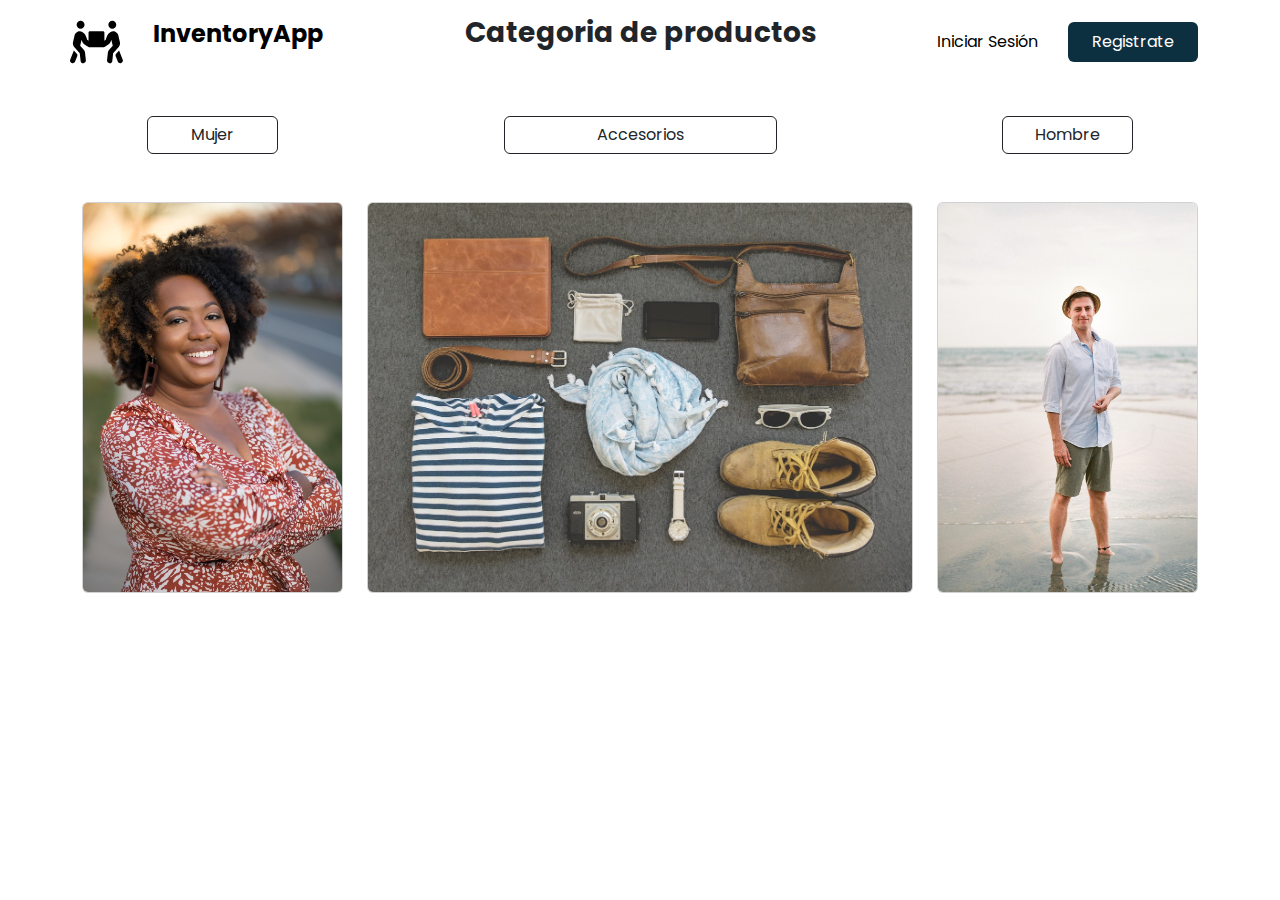
<file: catalogo.html>
<!DOCTYPE html>
<html lang="es">

<head>
  <meta charset="UTF-8" />
  <meta name="viewport" content="width=device-width, initial-scale=1.0" />
  <link rel="stylesheet" href="bootstrap/css/bootstrap.css" />
  <title>InventoryApp</title>
  <link rel="preconnect" href="https://fonts.googleapis.com" />
  <link rel="preconnect" href="https://fonts.gstatic.com" crossorigin />
  <link
    href="https://fonts.googleapis.com/css2?family=Poppins:ital,wght@0,100;0,200;0,300;0,400;0,500;0,600;0,700;0,800;0,900;1,100;1,200;1,300;1,400;1,500;1,600;1,700;1,800;1,900&display=swap"
    rel="stylesheet" />
  <link rel="stylesheet" href="css/catalogo.css" />
</head>

<body>
  <header class="container mb-3 pt-3">
    <nav class="row">
      <div class="col-3">
        <div class="row">
          <div class="col-12">
            <a href="index.html" class="row align-items-center">
              <div class="col-3 p-0">
                <img class="w-75" src="./assets/img/logo-icono.svg" alt="InventoryApp Logo" />
              </div>
              <p class="logo col-9 tx-negro">InventoryApp</p>
            </a>
          </div>
        </div>
      </div>
      <div class="col-6">
        <h3 class="text-center fw-bold ">Categoria de productos</h3>
      </div>
      <div class="col-3">
        <div class="d-flex align-items-center justify-content-between h-100">
          <a href="#" class="py-2 tx-negro">Iniciar Sesión</a>
          <a href="#" class="py-2 px-4 tx-blanco bg-azul-oscuro rounded">Registrate</a>
        </div>
      </div>
    </nav>
  </header>

  <div class="col-12">


    <main class="container">
      <div class="row my-5">
        <div class="col-3 text-center">
          <a href="#" class="btn btn-outline-dark w-50">Mujer</a>
        </div>
        <div class="col-6 text-center">
          <a href="#" class="btn btn-outline-dark w-50">Accesorios</a>
        </div>
        <div class="col-3 text-center">
          <a href="hombre.html" class="btn btn-outline-dark w-50">Hombre</a>
        </div>
      </div>

      <div class="row my-3">
        <div class="col-3">
          <div class="card">
            <img src="assets/img/mujer.jpg" class="img-fluid w-100 h-100" alt="Mujer">
          </div>
        </div>
        <div class="col-6">
          <div class="card">
            <img src="assets/img/accesorios.jpg" class="img-fluid w-100" alt="Accesorios">
          </div>
        </div>
        <div class="col-3">
          <div class="card">
            <img src="assets/img/hombre.jpg" class="img-fluid w-100" alt="Hombre">
          </div>
        </div>
      </div>
    </main>
</body>

</html>
</file>
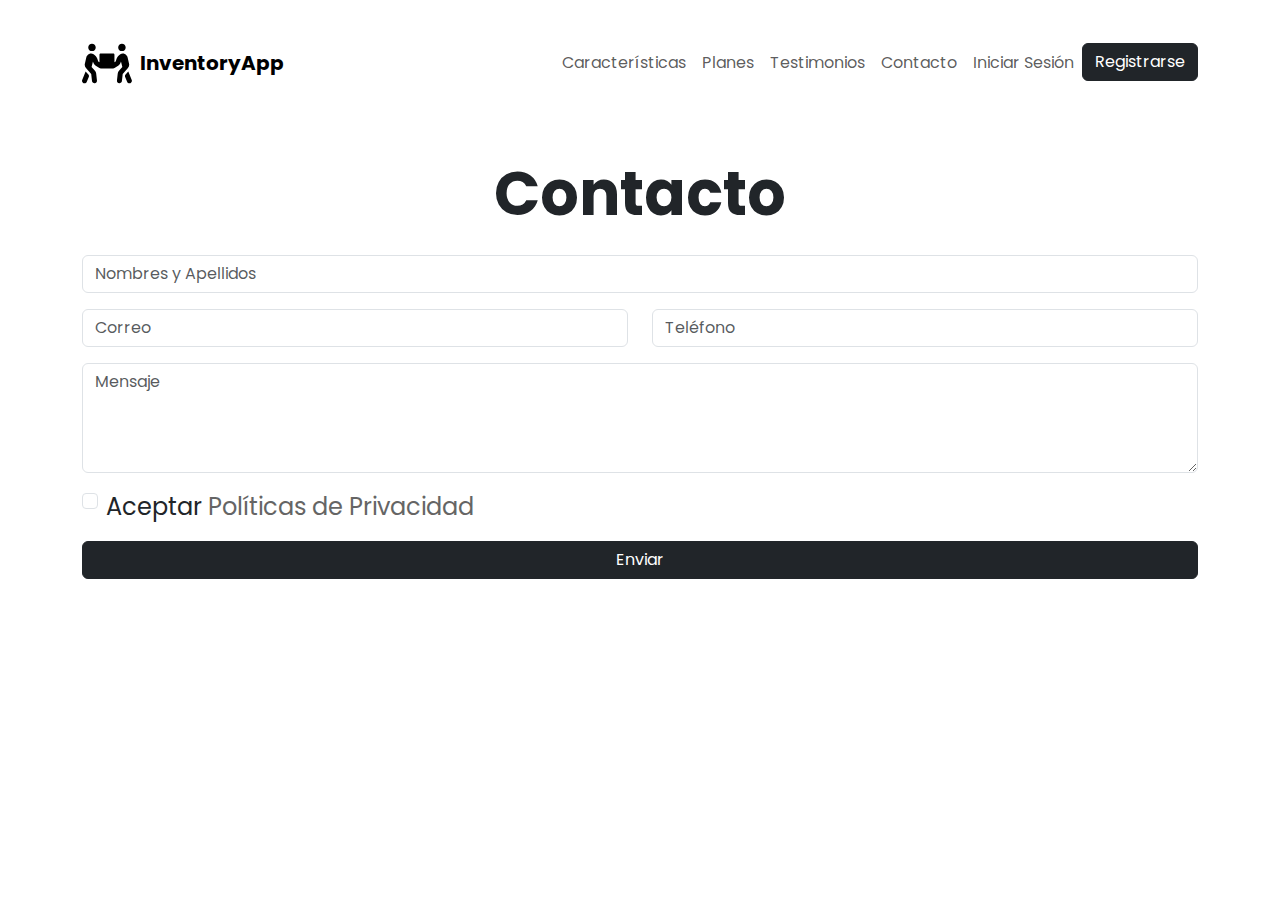
<file: contacto.html>
<!DOCTYPE html>
<html lang="es">
  <head>
    <meta charset="UTF-8" />
    <meta name="viewport" content="width=device-width, initial-scale=1.0" />
    <title>InventoryApp - Contacto</title>
    <link
      rel="stylesheet"
      href="https://cdn.jsdelivr.net/npm/bootstrap@5.3.0/dist/css/bootstrap.min.css"
    />
    <link
      rel="stylesheet"
      href="https://fonts.googleapis.com/css2?family=Poppins:wght@300;400;600&display=swap"
    />
    <link rel="stylesheet" href="css/app.css" />
  </head>
  <body>
    <header class="container mb-3 pt-3">
      <nav class="navbar navbar-expand-lg navbar-light">
        <a class="navbar-brand d-flex align-items-center" href="index.html">
          <img
            src="./assets/img/logo-icono.svg"
            alt="InventoryApp Logo"
            class="me-2"
            width="50"
          />
          <span class="fw-bold">InventoryApp</span>
        </a>
        <button
          class="navbar-toggler"
          type="button"
          data-bs-toggle="collapse"
          data-bs-target="#navbarNav"
        >
          <span class="navbar-toggler-icon"></span>
        </button>
        <div class="collapse navbar-collapse" id="navbarNav">
          <ul class="navbar-nav ms-auto">
            <li class="nav-item">
              <a class="nav-link" href="#">Características</a>
            </li>
            <li class="nav-item"><a class="nav-link" href="#">Planes</a></li>
            <li class="nav-item">
              <a class="nav-link" href="#">Testimonios</a>
            </li>
            <li class="nav-item">
              <a class="nav-link" href="contacto.html">Contacto</a>
            </li>
            <li class="nav-item">
              <a class="nav-link" href="inicioSesion.html">Iniciar Sesión</a>
            </li>
            <li class="nav-item">
              <a class="btn btn-dark" href="registro.html">Registrarse</a>
            </li>
          </ul>
        </div>
      </nav>
    </header>

    <div class="container my-5">
      <h2 class="text-center fw-bold">Contacto</h2>
      <form action="#" method="POST" class="mt-4">
        <div class="mb-3">
          <input
            type="text"
            class="form-control"
            name="nombre"
            placeholder="Nombres y Apellidos"
            required
          />
        </div>
        <div class="row mb-3">
          <div class="col-md-6">
            <input
              type="email"
              class="form-control"
              name="correo"
              placeholder="Correo"
              required
            />
          </div>
          <div class="col-md-6">
            <input
              type="tel"
              class="form-control"
              name="telefono"
              placeholder="Teléfono"
              required
            />
          </div>
        </div>
        <div class="mb-3">
          <textarea
            class="form-control"
            name="mensaje"
            rows="4"
            placeholder="Mensaje"
            required
          ></textarea>
        </div>
        <div class="form-check mb-3">
          <input
            type="checkbox"
            class="form-check-input"
            id="aceptar"
            required
          />
          <label class="form-check-label" for="aceptar"
            >Aceptar <a href="#">Políticas de Privacidad</a></label
          >
        </div>
        <button type="submit" class="btn btn-dark w-100">Enviar</button>
      </form>
    </div>

    <script src="https://cdn.jsdelivr.net/npm/bootstrap@5.3.0/dist/js/bootstrap.bundle.min.js"></script>
  </body>
</html>
</file>
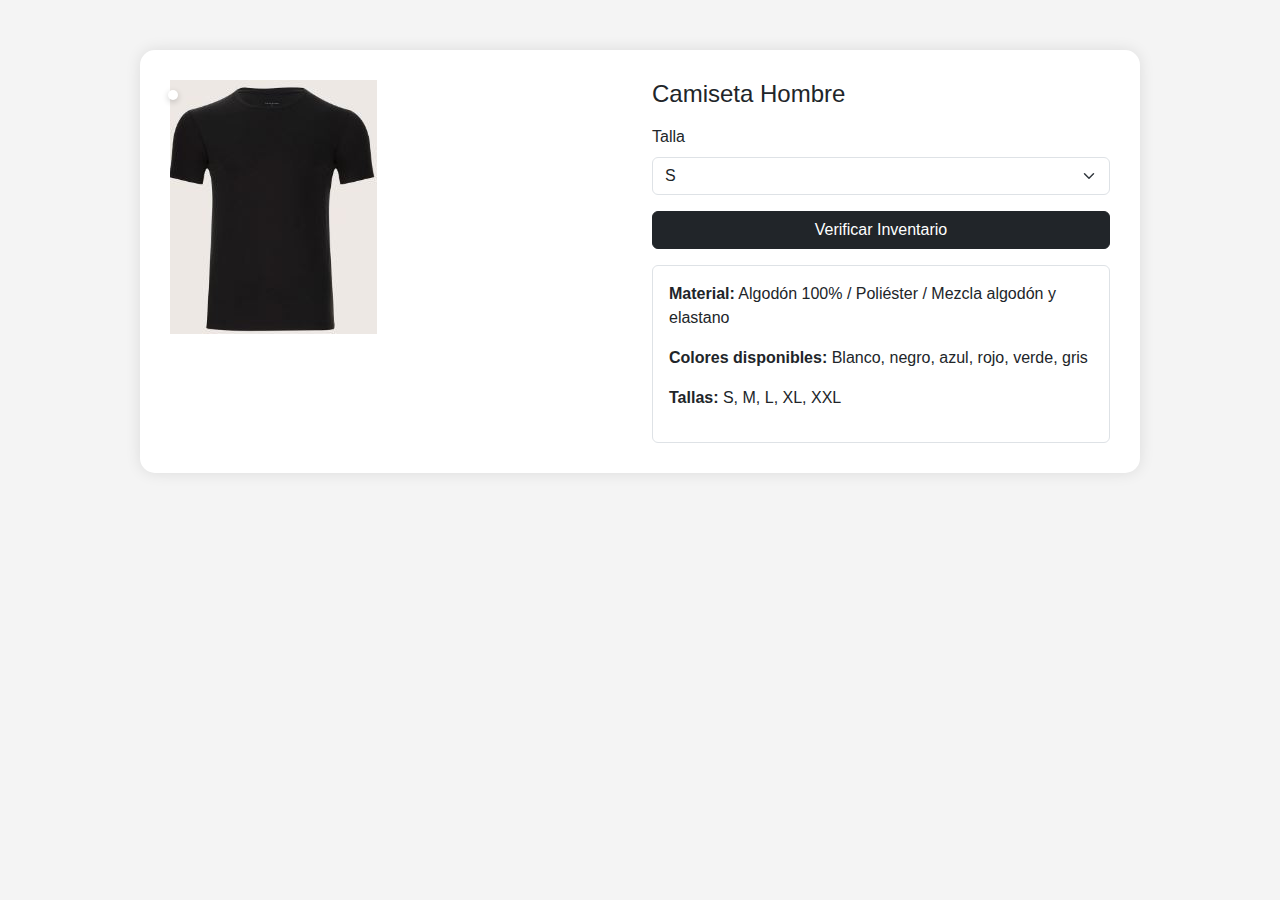
<file: hombre.html>
<!DOCTYPE html>
<html lang="es">
  <head>
    <meta charset="UTF-8" />
    <meta name="viewport" content="width=device-width, initial-scale=1.0" />
    <title>Producto - Camiseta Hombre</title>
    <link
      href="https://cdn.jsdelivr.net/npm/bootstrap@5.3.0/dist/css/bootstrap.min.css"
      rel="stylesheet"
    />
    <link rel="stylesheet" href="css/hombre.css" />
  </head>
  <body>
    <div class="container producto-container">
      <div class="row">
        <div class="col-md-6 producto-img">
          <span class="icono-favorito"></span>
          <img
            src="./assets/img/camiseta_hombre.jpg"
            class="img-fluid"
            alt="Camiseta Hombre"
          />
        </div>

        <div class="col-md-6">
          <h4 class="mb-3">Camiseta Hombre</h4>

          <label for="talla" class="form-label">Talla</label>
          <select id="talla" class="form-select mb-3">
            <option>S</option>
            <option>M</option>
            <option>L</option>
            <option>XL</option>
            <option>XXL</option>
          </select>

          <button id="verificarBtn" class="btn btn-dark w-100">
            Verificar Inventario
          </button>

          <div
            id="inventarioInfo"
            class="alert alert-info mt-3 d-none"
            role="alert"
          >
            Cantidad disponible en inventario:
            <strong><span id="cantidad"></span></strong>
          </div>

          <div class="info-box border rounded p-3 mt-3">
            <p>
              <strong>Material:</strong> Algodón 100% / Poliéster / Mezcla
              algodón y elastano
            </p>
            <p>
              <strong>Colores disponibles:</strong> Blanco, negro, azul, rojo,
              verde, gris
            </p>
            <p><strong>Tallas:</strong> S, M, L, XL, XXL</p>
          </div>
        </div>
      </div>
    </div>

    <script src="js/hombre.js"></script>
  </body>
</html>
</file>
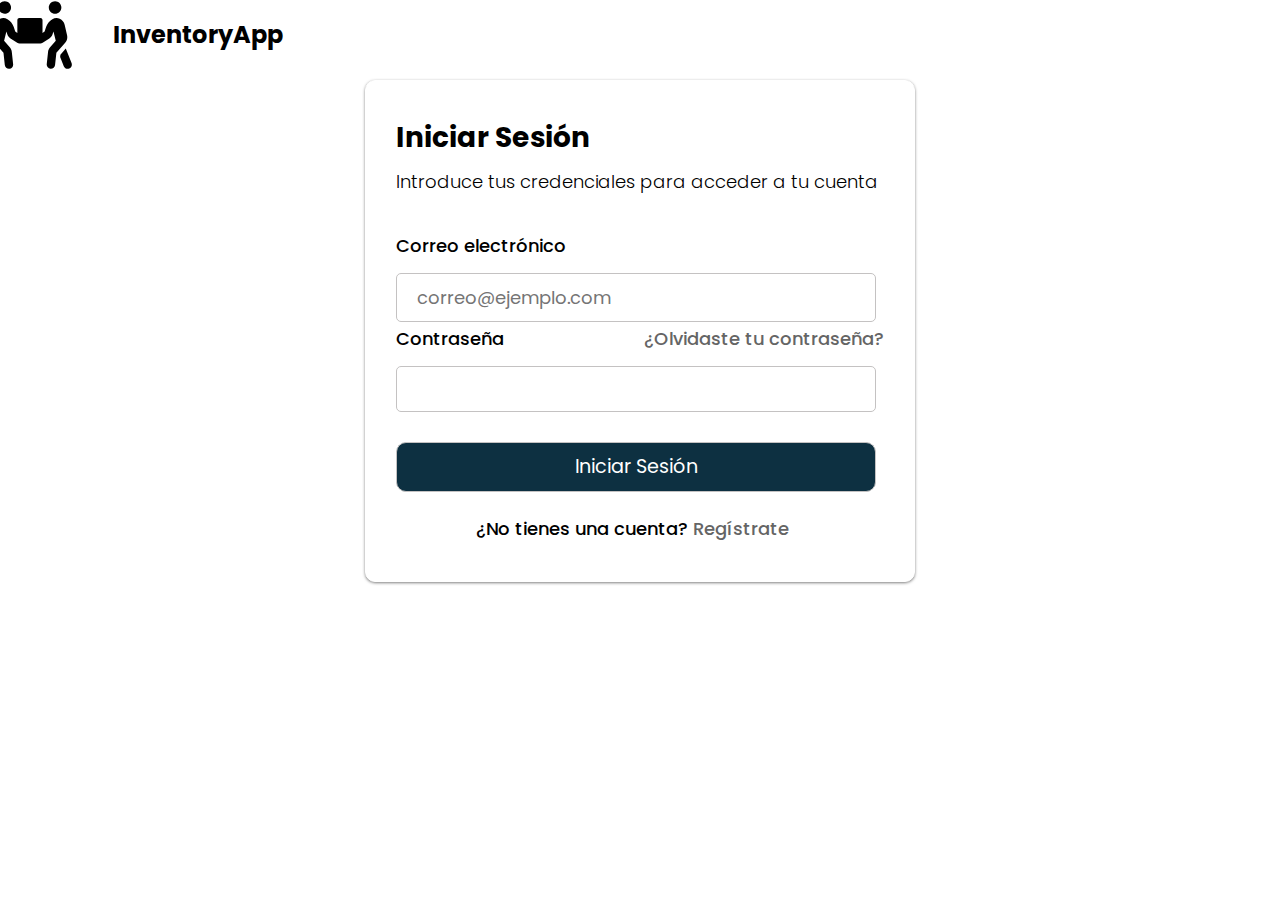
<file: inicioSesion.html>
<!DOCTYPE html>
<html lang="en">
<head>
    <meta charset="UTF-8">
    <meta name="viewport" content="width=device-width, initial-scale=1.0">
    <link rel="stylesheet"  href="bootstrap/css/bootstrap.css" />
    <title>Inicio de Sesión</title>
    <link rel="preconnect" href="https://fonts.googleapis.com">
        <link rel="preconnect" href="https://fonts.gstatic.com" crossorigin>
        <link
            href="https://fonts.googleapis.com/css2?family=Poppins:ital,wght@0,100;0,200;0,300;0,400;0,500;0,600;0,700;0,800;0,900;1,100;1,200;1,300;1,400;1,500;1,600;1,700;1,800;1,900&display=swap"
            rel="stylesheet">
        <link rel="stylesheet" href="css/app.css" />
</head>
<body>
    <div class="col-4">
        <div class="row">
            <div class="col-12">
                <a href="" class="row align-items-center">
                    <div class="col-3 p-0">
                        <img class="w-75" src="./assets/img/logo-icono.svg" alt="InventoryApp Logo" />
                    </div>
                    <p class="logo col-9 tx-negro">InventoryApp</p>
                </a>
            </div>
        </div>
    </div>
    <div id="login">

        <form name="login-form" class="login-form" action="" method="post">
            <div class="header">
                <h1>Iniciar Sesión</h1>
                <span>Introduce tus credenciales para acceder a tu cuenta</span>
            </div>
            <div class="content">
                <h2>Correo electrónico</h2>
                <input name="email" type="email" class="input-email" placeholder="correo@ejemplo.com"/>
                    <div class="user-icon"></div>
                        <h2>Contraseña<span class="reset"><a href="#">¿Olvidaste tu contraseña?</a></span></h2>
                        <input name="password" type="password" class="input-password" />
                            <div class="pass-icon"></div>		
            </div>
            <div class="footer">
             <input type="submit" name="submit" value="Iniciar Sesión" class="button" />
                    <p>¿No tienes una cuenta? <a href="#"class="blue">Regístrate</a>
                        <span class="fontawesome-arrow-right"></span></p>
            </div>
            
        </form>
    </div>
    <div class="gradient"></div>
    
</body>
</html>
</file>
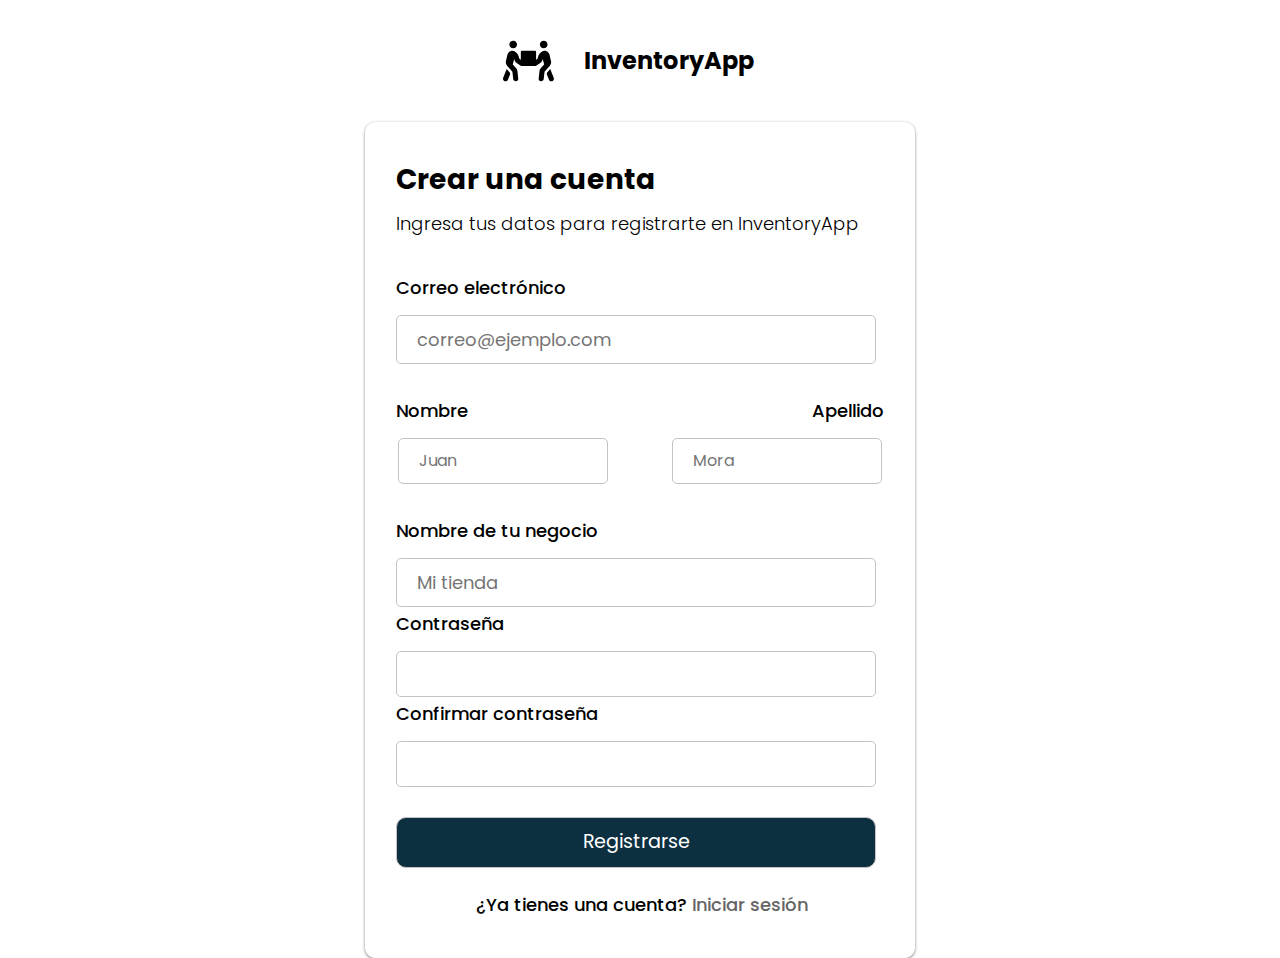
<file: registro.html>
<!DOCTYPE html>
<html lang="en">
<head>
    <meta charset="UTF-8">
    <meta name="viewport" content="width=device-width, initial-scale=1.0">
    <link rel="stylesheet"  href="bootstrap/css/bootstrap.css" />
    <title>Inicio de Sesión</title>
    <link rel="preconnect" href="https://fonts.googleapis.com">
        <link rel="preconnect" href="https://fonts.gstatic.com" crossorigin>
        <link
            href="https://fonts.googleapis.com/css2?family=Poppins:ital,wght@0,100;0,200;0,300;0,400;0,500;0,600;0,700;0,800;0,900;1,100;1,200;1,300;1,400;1,500;1,600;1,700;1,800;1,900&display=swap"
            rel="stylesheet">
        <link rel="stylesheet" href="css/app.css" />
</head>
<body>
    <div class="ini-login">
        <div class="row">
            <div class="col-12">
                <a href="" class="row align-items-center">
                    <div class="col-3 p-0">
                        <img class="w-75" src="./assets/img/logo-icono.svg" alt="InventoryApp Logo" />
                    </div>
                    <p class="logo col-9 tx-negro">InventoryApp</p>
                </a>
            </div>
        </div>
    </div>
    <div id="login">

        <form name="login-form" class="login-form" action="" method="post">
            <div class="header">
                <h1>Crear una cuenta</h1>
                <span>Ingresa tus datos para registrarte en InventoryApp</span>
            </div>
            <div class="content">
                <h2>Correo electrónico</h2>
                <input name="email" type="email" class="input-email" placeholder="correo@ejemplo.com"/>
            </div>
            <div class="content-name">
                <div class="d-flex justify-content-between h-100">
                    <label for= "fname">Nombre</label>
                    <label for= "fltname"> Apellido</label>
                </div>
            </div>
            <div class="content-input-name">
                <div class="d-flex align-items-center justify-content-between h-100">
                    <input name="name" type="text" class="text" placeholder="Juan" />
                    <input name="lastname" type="text" class="text" placeholder="Mora" />
                </div>
            </div>    
            <div class="content">
                <h2>Nombre de tu negocio</h2>
                <input name="text" type="text" class="input-email" placeholder="Mi tienda"/>
                                
                <h2>Contraseña</h2>
                <input name="password" type="password" class="input-password" />

                <h2>Confirmar contraseña</h2>
                <input name="password" type="password" class="input-password" />
            </div>
                            
                 <div class="footer">
                    <input type="submit" name="submit" value="Registrarse" class="button" />
                      <p>¿Ya tienes una cuenta? <a href="#"class="blue">Iniciar sesión</a>
                        <span class="fontawesome-arrow-right"></span></p>
                 </div>
            
        </form>
    </div>
    <div class="gradient"></div>
    
</body>
</html>
</file>
<file: css/catalogo.css>
:root {
  --gris: #656565;
  --gris-claro: #f2f1f1;
  --negro: #000000;
  --blanco: #ffffff;
  --azul-oscuro: #0d3041;

  --drop-shadow: 2px 4px 4px 1px rgba(0, 0, 0, 0.25);
}

body {
  width: 100% !important;
  font-family: "Poppins", sans-serif;
}

a {
  text-decoration: none;
  color: var(--gris);
}

li {
  margin: 1.2rem 0;
}

.logo {
  font-size: 1.5rem;
  font-weight: bold;
}

.bg-gris {
  background-color: var(--gris);
}

.bg-gris-claro {
  background-color: var(--gris-claro);
}

.bg-azul-oscuro {
  background-color: var(--azul-oscuro);
}

.bg-blanco {
  background-color: var(--blanco);
}

.tx-bold {
  font-weight: bold;
}

.tx-semi-bold {
  font-weight: 600;
}

.tx-negro {
  color: var(--negro);
}

.tx-blanco {
  color: var(--blanco);
}

.card-img-top {
  width: 100%;
}

.card {
  overflow: hidden;
  position: relative;
  height: 100%;
}

.card img {
  width: 100%;
  height: 100%;
  object-fit: cover;
}
</file>
<file: css/app.css>
:root {
    --gris: #656565;
    --gris-claro: #F2F1F1;
    --negro: #000000;
    --blanco: #ffffff;
    --azul-oscuro: #0D3041;

    --drop-shadow: 2px 4px 4px 1px rgba(0,0,0,0.25);
}

body {
    width: 100% !important;
    font-family: "Poppins", sans-serif;
}

h1 {
    font-size: 4.4rem;
}

h2 {
    font-size: 3.8rem;
}

h3 {
    font-size: 2.5rem;
}

h4 {
    font-size: 2.2rem;
}

p, label {
    font-size: 1.5rem;
}

.special-title {
    font-size: 1.3rem;
}

.special-paragraph, .button{
    font-size: 1.2rem;
}

.little-paragraph {
    font-size: 1rem;
}

p {
    margin: 0;
}

a {
    text-decoration: none;
    color: var(--gris);
}

li {
    margin: 1.2rem 0;
}

.p-6 {
    padding: 6rem;
}

.logo {
    font-size: 1.5rem;
    font-weight: bold;
}

.bg-gris {
    background-color: var(--gris);
}

.bg-gris-claro {
    background-color: var(--gris-claro);
}

.bg-azul-oscuro {
    background-color: var(--azul-oscuro);

}
.bg-blanco {
    background-color: var(--blanco);
}

.tx-bold {
    font-weight: bold;
}

.tx-semi-bold {
    font-weight: 600;
}

.tx-medium {
    font-weight: 500;
}

.tx-negro {
    color: var(--negro);
}

.tx-blanco {
    color: var(--blanco);
}

.tx-gris {
    color: var(--gris);
}

.hero-img {
    position: relative;
    background-image: url('../assets/img/hero.png');
    min-height: 35rem;
    background-size: cover;
    background-repeat: no-repeat;
    background-position: center;
}

.hero-img::after {
    content: "";
    position: absolute;
    background-color: rgb(0 0 0 / 0.6);
    width: 100%;
    inset: 0;
}

.hero-tx {
    position: absolute;
    top: 50%;
    left: 50%;
    transform: translate(-50%, -50%);
    width: 80%;
    z-index: 10;
}

.card{
    display: flex;
    flex-direction: column;
    justify-content: space-evenly; 
    height: 100%; 
    box-shadow: var(--drop-shadow);
    border-radius: 15px 15px 15px 15px;
}

@media (min-width: 1600px)  {
    .hero-tx {
        width: 45%;  
    }
}

footer nav a {
    display: block;
    margin: 1rem 0;
}

/*Inicio Sesion*/

.ini-login {
    width: 250px;   
    margin: 40px auto;
}

#login{
    width: 600px;
    height: 100px;
    margin: 10px auto;
}

.login-form {
	width: 550px;
	margin: 0 auto;
	position: relative;
	
	background: #ffff;
	border: 1px solid #fff;
	border-radius: 10px;
	
	box-shadow: 0 1px 3px rgba(0,0,0,0.5);
	-moz-box-shadow: 0 1px 3px rgba(0,0,0,0.5);
	-webkit-box-shadow: 0 1px 3px rgba(0,0,0,0.5);
}

.login-form .header {
	padding: 40px 30px 30px 30px;
}

.login-form .header h1 {
	font-family: "Poppins", sans-serif;
	font-weight: 700;
	font-size: 28px;
	line-height:34px;
	color: #000000;
	text-shadow: 1px 1px 0 rgba(256,256,256,1.0);
	margin-bottom: 10px;
}

.login-form .header span {
	font-family: "Poppins", sans-serif;
	font-weight: 300;
	font-size: 18px;
	line-height:34px;
	color: #000000;
	text-shadow: 1px 1px 0 rgba(256,256,256,1.0);
	margin-bottom: 10px;
}


/**/
.login-form .content {
	padding: 0px 30px 30px 30px;
}
.login-form .content h2 {
    font-family: "Poppins", sans-serif;
	font-weight: 500;
	font-size: 18px;
	line-height:34px;
	color: #000000;
	text-shadow: 1px 1px 0 rgba(256,256,256,1.0);
	margin-bottom: 10px;
}
.login-form .content .reset {
    float: right;

}

.login-form .content .input-email {
    width: 480px;
    padding: 10px 20px;
    font-size: 18px;
	margin: 0 auto;
    border-radius: 5px;
    background: #ffffff;
	border: 1px solid #c4c2c2;
}

.login-form .content .input-password {
    width: 480px;
    padding: 10px 20px;
	margin: 0 auto;
    position: relative;
    border-radius: 5px;
    background: #ffffff;
	border: 1px solid #c4c2c2;
}

/*footer*/

.login-form .footer {
padding: 0px 30px 30px 30px;
}
.login-form .footer p {
    font-family: "Poppins", sans-serif;
    margin: 20px 10px 5px 50px;
	font-weight: 500;
	font-size: 18px;
    padding: 0px 30px;
	line-height:34px;
	color: #000000;
	text-shadow: 1px 1px 0 rgba(256,256,256,1.0);
    }

 
.login-form .footer .button{

    font-family: "Poppins", sans-serif;
    color:#ffffff;
    width: 480px;
    padding: 10px 20px;
	margin: 0 auto;
    position: relative;
    border-radius: 10px;
    background: #0D3041;
	border: 1px solid #c4c2c2;
}

/*registro*/
.login-form .content-name {
	padding: 0px 30px 0px 30px;
}
.login-form .content-name label{

    font-family: "Poppins", sans-serif;
	font-weight: 500;
	font-size: 18px;
	line-height:34px;
	color: #000000;
	text-shadow: 1px 1px 0 rgba(256,256,256,1.0);
	margin-bottom: 10px;
}

.login-form .content-input-name {
	padding: 0px 0px 30px 0px;
}

.login-form .content-input-name input{
    width: 210px;
    padding: 10px 20px;
	margin: 0 auto;
    position: relative;
    border-radius: 5px;
    background: #ffffff;
	border: 1px solid #c4c2c2

}
</file>
<file: css/hombre.css>
body {
  background-color: #f4f4f4;
  font-family: "Poppins", sans-serif;
}

.producto-container {
  background-color: white;
  border-radius: 15px;
  padding: 30px;
  margin: 50px auto;
  max-width: 1000px;
  box-shadow: 0 0 15px rgba(0, 0, 0, 0.1);
}

.producto-img {
  position: relative;
}

.icono-favorito {
  position: absolute;
  top: 10px;
  left: 10px;
  background-color: white;
  border-radius: 50%;
  padding: 5px;
  font-size: 18px;
  box-shadow: 0 2px 6px rgba(0, 0, 0, 0.2);
  cursor: pointer;
}

.info-box {
  margin-top: 20px;
}
</file>
